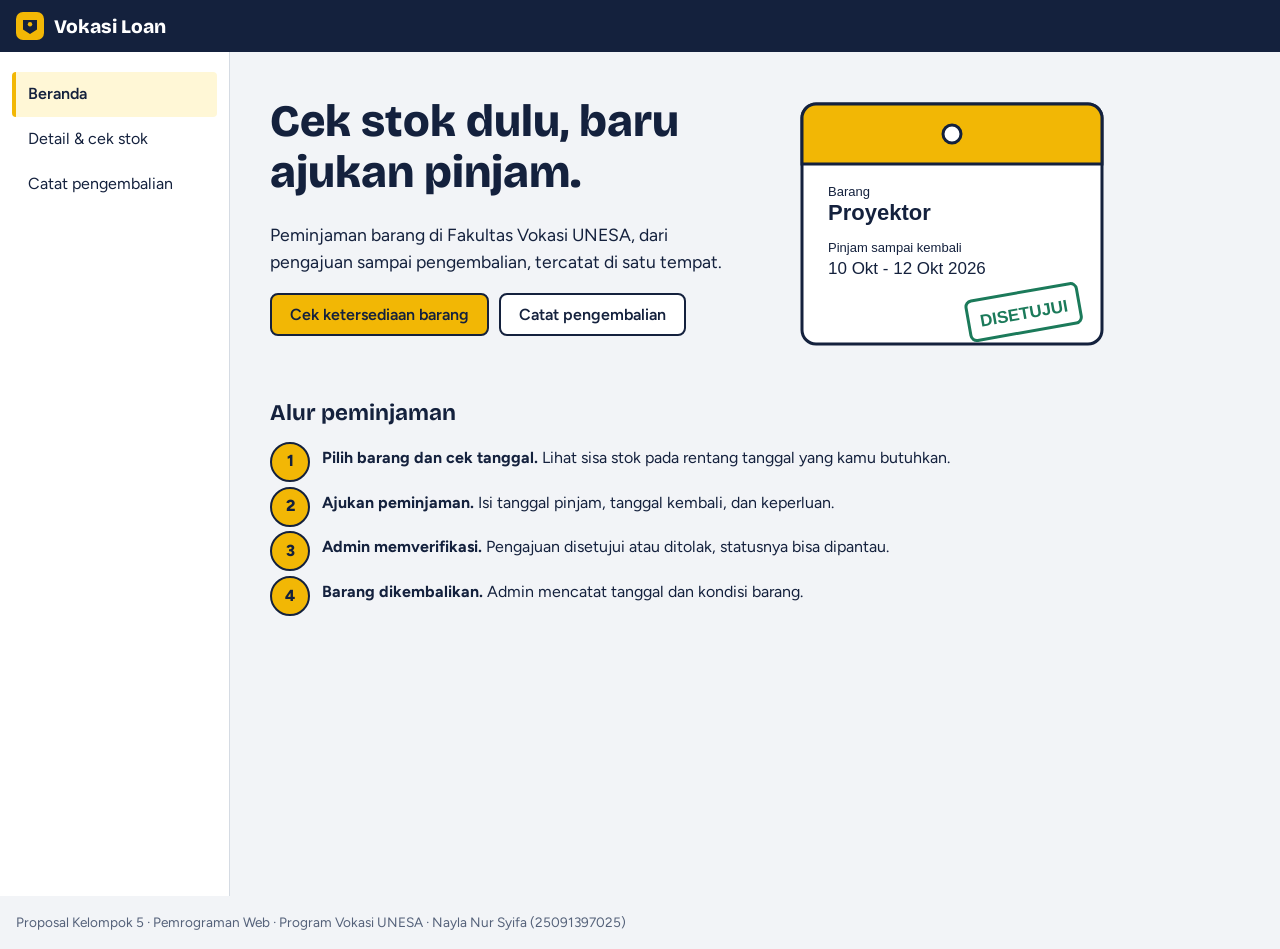
<file: index.html>
<!DOCTYPE html>
<html lang="id">
<head>
<meta charset="UTF-8">
<meta name="viewport" content="width=device-width, initial-scale=1">
<title>Vokasi Loan - Peminjaman Barang Fakultas Vokasi UNESA</title>
<link rel="icon" href="img/logo.svg">
<link rel="preconnect" href="https://fonts.googleapis.com">
<link rel="preconnect" href="https://fonts.gstatic.com" crossorigin>
<link href="https://fonts.googleapis.com/css2?family=Bricolage+Grotesque:wght@600;800&family=Figtree:wght@400;600&display=swap" rel="stylesheet">
<link rel="stylesheet" href="css/style.css">
</head>
<body>
<header class="topbar">
  <button id="menuBtn" class="menu-btn" type="button" aria-label="Buka menu" aria-expanded="false" aria-controls="nav">&#9776;</button>
  <a href="#home" class="brand" data-key="home"><img src="img/logo.svg" alt="" width="28" height="28">Vokasi Loan</a>
</header>
<div class="shell">
  <nav id="nav" class="nav" aria-label="Menu utama">
    <a href="#home" data-key="home" class="active" aria-current="page">Beranda</a>
    <a href="pages/detail-barang.html" data-key="detail" data-script="js/detail-barang.js">Detail &amp; cek stok</a>
    <a href="pages/form-pengembalian.html" data-key="kembali" data-script="js/form-pengembalian.js">Catat pengembalian</a>
  </nav>
  <main id="content" tabindex="-1">
    <section class="hero">
      <div>
        <h1>Cek stok dulu, baru ajukan pinjam.</h1>
        <p class="lead">Peminjaman barang di Fakultas Vokasi UNESA, dari pengajuan sampai pengembalian, tercatat di satu tempat.</p>
        <p class="actions">
          <a class="btn" href="pages/detail-barang.html" data-go="detail">Cek ketersediaan barang</a>
          <a class="btn alt" href="pages/form-pengembalian.html" data-go="kembali">Catat pengembalian</a>
        </p>
      </div>
      <img src="img/hero.svg" alt="Slip peminjaman proyektor dengan stempel disetujui" width="360" height="280">
    </section>
    <section>
      <h2>Alur peminjaman</h2>
      <ol class="steps">
        <li><strong>Pilih barang dan cek tanggal.</strong> Lihat sisa stok pada rentang tanggal yang kamu butuhkan.</li>
        <li><strong>Ajukan peminjaman.</strong> Isi tanggal pinjam, tanggal kembali, dan keperluan.</li>
        <li><strong>Admin memverifikasi.</strong> Pengajuan disetujui atau ditolak, statusnya bisa dipantau.</li>
        <li><strong>Barang dikembalikan.</strong> Admin mencatat tanggal dan kondisi barang.</li>
      </ol>
    </section>
  </main>
</div>
<footer>Proposal Kelompok 5 &middot; Pemrograman Web &middot; Program Vokasi UNESA &middot; Nayla Nur Syifa (25091397025)</footer>
<script src="https://cdnjs.cloudflare.com/ajax/libs/jquery/3.7.1/jquery.min.js"></script>
<script src="js/app.js"></script>
</body>
</html>
</file>
<file: css/style.css>
:root{--ink:#14213d;--gold:#f2b705;--bg:#f2f4f7;--line:#d5dbe3;--ok:#1b7a5a;--bad:#b3322a;--muted:#55627a}
*{box-sizing:border-box}
body{margin:0;font:16px/1.55 "Figtree",system-ui,-apple-system,"Segoe UI",sans-serif;color:var(--ink);background:var(--bg)}
h1,h2,h3{font-family:"Bricolage Grotesque","Figtree",system-ui,sans-serif;line-height:1.15;margin:0 0 .5em}
h1{font-size:clamp(1.8rem,5vw,2.8rem);font-weight:800}
h2{font-size:1.4rem}
img{max-width:100%;height:auto}
[hidden]{display:none!important}
.muted{color:var(--muted)}
.lead{font-size:1.1rem;max-width:52ch}
.topbar{position:sticky;top:0;z-index:5;display:flex;align-items:center;gap:12px;padding:12px 16px;background:var(--ink)}
.brand{display:flex;align-items:center;gap:10px;color:#fff;text-decoration:none;font:800 1.2rem "Bricolage Grotesque",sans-serif}
.menu-btn{background:none;border:1px solid #fff6;color:#fff;font-size:1.2rem;border-radius:6px;padding:2px 10px;cursor:pointer}
.nav{display:none;background:#fff;border-bottom:1px solid var(--line);padding:8px}
.nav.open{display:block}
.nav a{display:block;padding:10px 12px;color:var(--ink);text-decoration:none;border-left:4px solid transparent;border-radius:4px}
.nav a:hover{background:var(--bg)}
.nav a.active{border-left-color:var(--gold);background:#fff7d6;font-weight:600}
main{padding:20px 16px 40px;max-width:980px;outline:none}
footer{padding:16px;color:var(--muted);font-size:.85rem}
a:focus-visible,button:focus-visible,input:focus-visible,select:focus-visible,textarea:focus-visible{outline:3px solid var(--gold);outline-offset:2px}
.hero{display:grid;gap:24px;align-items:center;margin-bottom:36px}
.actions{display:flex;flex-wrap:wrap;gap:10px}
.btn{display:inline-block;background:var(--gold);color:var(--ink);font:600 1rem "Figtree",sans-serif;padding:10px 18px;border:2px solid var(--ink);border-radius:8px;text-decoration:none;cursor:pointer}
.btn.alt{background:#fff}
.btn:disabled{opacity:.6;cursor:wait}
.steps{list-style:none;counter-reset:s;padding:0;display:grid;gap:12px}
.steps li{counter-increment:s;position:relative;padding:4px 0 4px 52px}
.steps li::before{content:counter(s);position:absolute;left:0;top:0;width:36px;height:36px;border-radius:50%;background:var(--gold);border:2px solid var(--ink);display:grid;place-items:center;font-weight:800}
.panel{background:#fff;border:1px solid var(--line);border-radius:10px;padding:18px;margin-bottom:16px}
.badge{display:inline-block;padding:2px 10px;border-radius:99px;font-size:.85rem;font-weight:600}
.badge.ok{background:#d9f2e8;color:#0f5a41}.badge.warn{background:#ffe9c7;color:#7a4300}.badge.bad{background:#fbdcd8;color:#8a231c}
.items{display:grid;grid-template-columns:repeat(auto-fill,minmax(130px,1fr));gap:10px;margin:16px 0}
.item{text-align:left;background:#fff;border:1.5px solid var(--line);border-radius:10px;padding:12px;cursor:pointer;font:inherit;color:inherit}
.item span{display:block;font-size:1.6rem}
.item[aria-pressed=true]{border-color:var(--ink);background:#fff7d6}
.kv,.info dl{display:grid;grid-template-columns:max-content 1fr;gap:4px 14px;margin:0}
.kv dt,.info dt{color:var(--muted)}.kv dd,.info dd{margin:0}
.row{display:grid;gap:12px;grid-template-columns:repeat(auto-fit,minmax(150px,1fr))}
label,legend{display:block;font-weight:600;margin:14px 0 4px;padding:0}
input,select,textarea{width:100%;font:inherit;padding:9px 10px;border:1.5px solid #8b97ad;border-radius:7px;background:#fff;color:var(--ink)}
input[type=radio]{width:auto}
fieldset{border:0;padding:0;margin:0}
.radio{display:flex;align-items:center;gap:8px;font-weight:400;margin:6px 0}
.invalid{border-color:var(--bad)}
.err{color:var(--bad);font-size:.9rem;min-height:1.2em;margin:3px 0 0}
.info{background:#eef1f6;border-radius:8px;padding:0 14px;margin-top:10px}
.info:not(:empty){padding:10px 14px}
.days{display:flex;flex-wrap:wrap;gap:6px;list-style:none;padding:0;margin:12px 0}
.day{width:54px;text-align:center;border-radius:8px;padding:4px;border:1.5px solid}
.day b{display:block}.day span{font-size:.8rem}
.day.ok{background:#d9f2e8;border-color:var(--ok)}.day.bad{background:#fbdcd8;border-color:var(--bad)}
@media(min-width:700px){.hero{grid-template-columns:1.2fr 1fr}}
@media(min-width:860px){
  .menu-btn{display:none}
  .shell{display:grid;grid-template-columns:230px 1fr;min-height:calc(100vh - 110px)}
  .nav{display:block;border-right:1px solid var(--line);border-bottom:0;padding:20px 12px;position:sticky;top:56px;height:calc(100vh - 56px)}
  main{padding:32px 40px}
}
@media(prefers-reduced-motion:reduce){*{transition:none!important;animation:none!important}}
</file>
